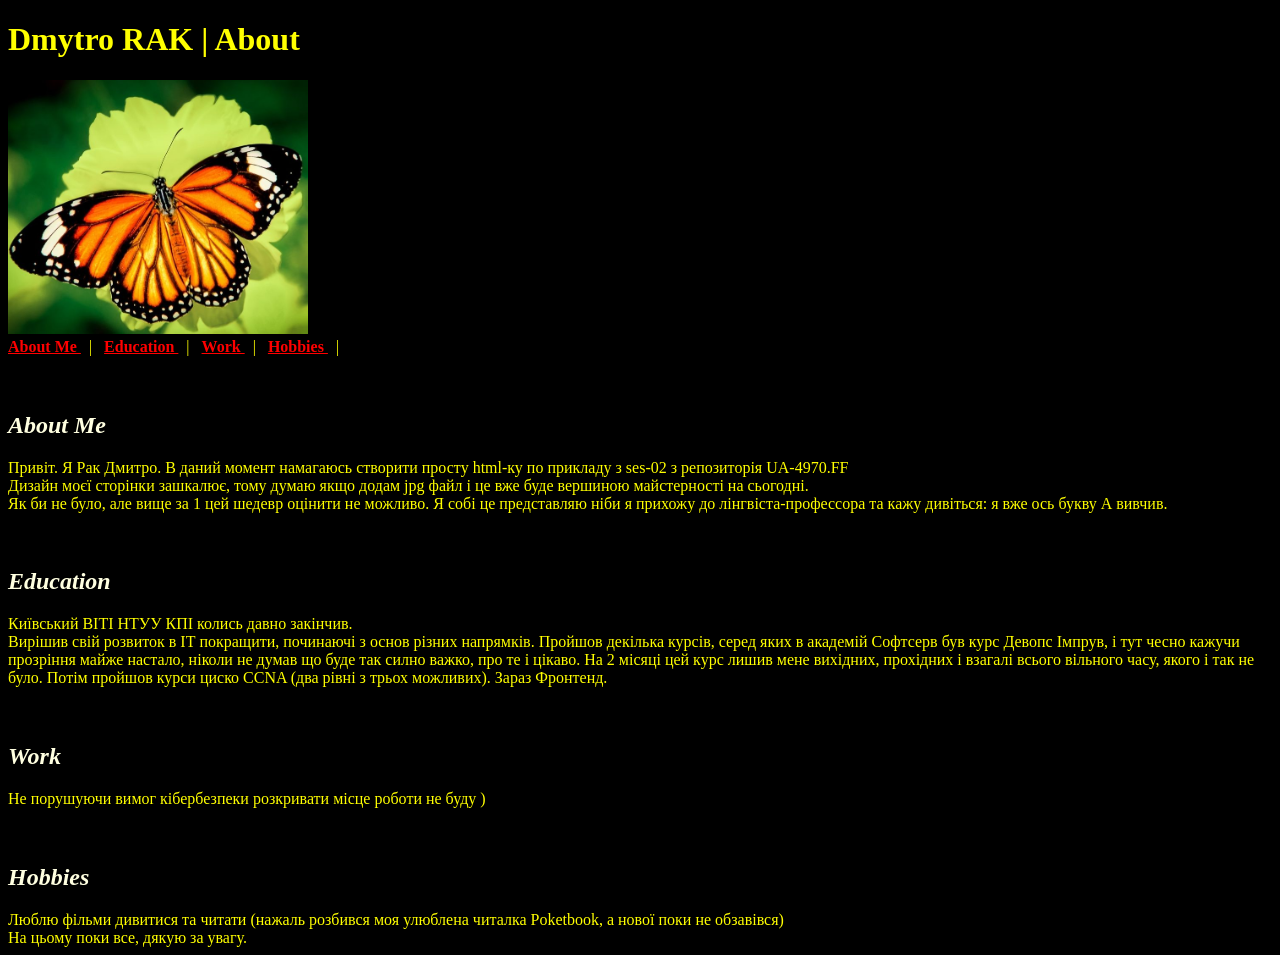
<file: index.html>
<!doctype html>
<html lang="en">
  <head>
    <meta charset="UTF-8" />
    <meta name="viewport" content="width=device-width, initial-scale=1.0" />
    <title>Document</title>
  </head>
  <body>
    <header>
      <h1>Dmytro RAK | About</h1>
      <body bgcolor="black" text="yellow" link="red" vlink="red">
    </header>
<img src="photo.jpg" alt="Моє фото" width="300">
    <nav>
        <a href="#about">   <b> About Me   </b>    </a> &nbsp;&nbsp;|&nbsp;&nbsp;     
        <a href="#edu">     <b> Education  </b>    </a> &nbsp;&nbsp;|&nbsp;&nbsp;
        <a href="#work">    <b>  Work      </b>    </a> &nbsp;&nbsp;|&nbsp;&nbsp;
        <a href="#hobbies"> <b> Hobbies    </b>    </a> &nbsp;&nbsp;|&nbsp;&nbsp;
    </nav>
<br><br>
    <main>
        <h2 id="about"><font color="lightyellow"><i>About Me</i></font></h2>
        <article>
            <section>
            Привіт. Я Рак Дмитро.
            В даний момент намагаюсь створити просту html-ку по прикладу з ses-02 з репозиторія UA-4970.FF
            </section>
            <section>
            Дизайн моєї сторінки зашкалює, тому думаю якщо додам jpg файл і це вже буде вершиною майстерності на сьогодні.
            </section>
            <section>
            Як би не було, але вище за 1 цей шедевр оцінити не можливо. Я собі це представляю ніби я прихожу до лінгвіста-профессора та кажу дивіться: я вже ось букву А вивчив.
            </section>
        </article>
        <br><br>

        <h2 id="edu"><font color="lightyellow"><i>Education</i></font></h2>
        <article>
            <section>
            Київський ВІТІ НТУУ КПІ колись давно закінчив.    
            </section>
            <section>
            Вирішив свій розвиток в ІТ покращити, починаючі з основ різних напрямків. 
            Пройшов декілька курсів, серед яких в академій Софтсерв був курс Девопс Імпрув, і тут чесно кажучи прозріння майже настало, 
            ніколи не думав що буде так силно важко, про те і цікаво. 
            На 2 місяці цей курс лишив мене вихідних, прохідних і взагалі всього вільного часу, якого і так не було. 
            Потім пройшов курси циско CCNA (два рівні з трьох можливих). Зараз Фронтенд.
            </section>
        </article>
<br><br>
        <h2 id="work"><font color="lightyellow"><i>Work</i></font></h2>
        <article>
            <section>
            Не порушуючи вимог кібербезпеки розкривати місце роботи не буду )
            </section>
            <section>
                
            </section>
        </article>
<br><br>
        <h2 id="hobbies"><font color="lightyellow"><i>Hobbies</i></font></h2>
        <article>
            <section>
                Люблю фільми дивитися та читати (нажаль розбився моя улюблена читалка Poketbook, а нової поки не обзавівся)
            </section>
            <section>
                На цьому поки все, дякую за увагу.
            </section>
        </article>
    </main>
  </body>
</html>
</file>
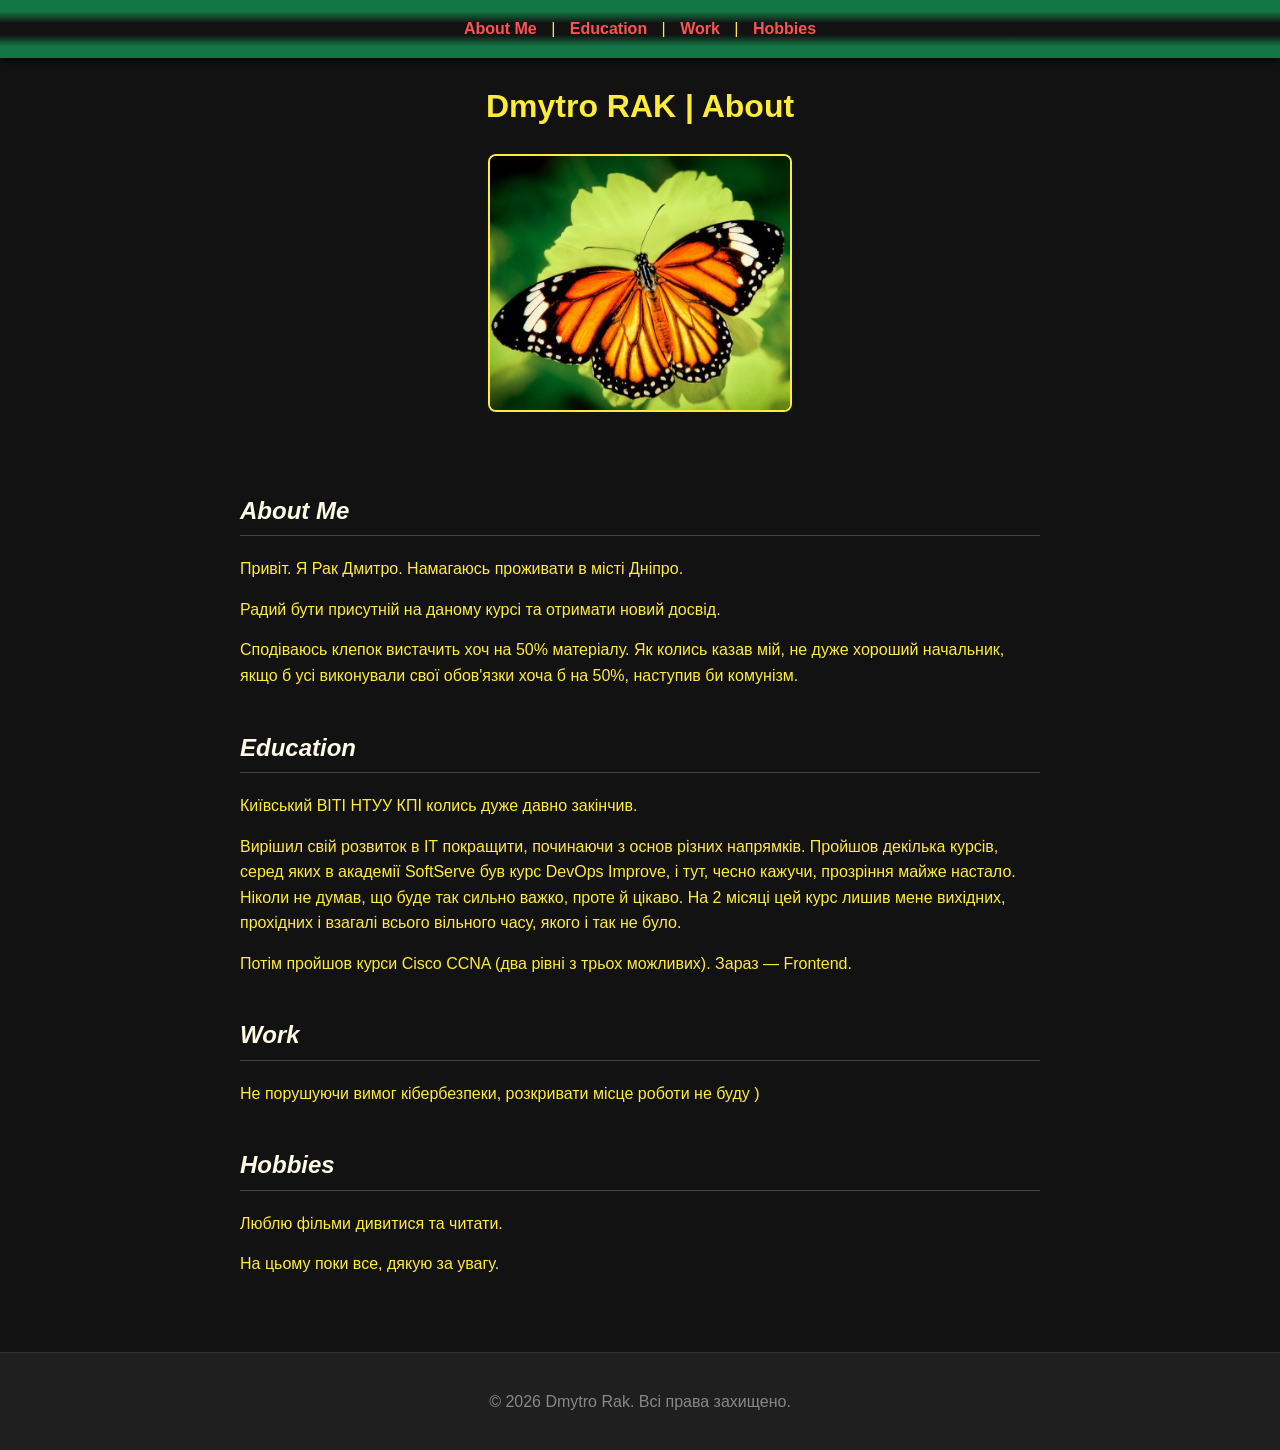
<file: Sess04/index.html>
<!doctype html>
<html lang="uk">
<head>
    <meta charset="UTF-8">
    <meta name="viewport" content="width=device-width, initial-scale=1.0">
    <title>Dmytro RAK | About</title>
    <link rel="stylesheet" href="style.css">
</head>
<body>

    <!-- Фіксована навігаційна панель -->
    <nav>
        <a href="#about">About Me</a> |     
        <a href="#edu">Education</a> |
        <a href="#work">Work</a> |
        <a href="#hobbies">Hobbies</a>
    </nav>

    <header>
        <h1>Dmytro RAK | About</h1>
    </header>

    <!-- Головна фотографія -->
    <img src="photo.jpg" alt="Моє фото" width="300" class="profile-img">

    <main>
        <h2 id="about"><i>About Me</i></h2>
        <article>
            <section>
                Привіт. Я Рак Дмитро. Намагаюсь проживати в місті Дніпро.
            </section>
            <section>
                Радий бути присутній на даному курсі та отримати новий досвід.
            </section>
            <section>
                Сподіваюсь клепок вистачить хоч на 50% матеріалу. Як колись казав мій, не дуже хороший начальник, якщо б усі виконували свої обов'язки хоча б на 50%, наступив би комунізм.
            </section>
        </article>

        <h2 id="edu"><i>Education</i></h2>
        <article>
            <section>
                Київський ВІТІ НТУУ КПІ колись дуже давно закінчив.    
            </section>
            <section>
                Вирішил свій розвиток в ІТ покращити, починаючи з основ різних напрямків. 
                Пройшов декілька курсів, серед яких в академії SoftServe був курс DevOps Improve, і тут, чесно кажучи, прозріння майже настало. 
                Ніколи не думав, що буде так сильно важко, проте й цікаво. На 2 місяці цей курс лишив мене вихідних, прохідних і взагалі всього вільного часу, якого і так не було. 
            </section>
            <section>
                Потім пройшов курси Cisco CCNA (два рівні з трьох можливих). Зараз — Frontend.
            </section>
        </article>

        <h2 id="work"><i>Work</i></h2>
        <article>
            <section>
                Не порушуючи вимог кібербезпеки, розкривати місце роботи не буду )
            </section>
        </article>

        <h2 id="hobbies"><i>Hobbies</i></h2>
        <article>
            <section>
                Люблю фільми дивитися та читати.
            </section>
            <section>
                На цьому поки все, дякую за увагу.
            </section>
        </article>
    </main>

    <!-- Підвал (Footer) -->
    <footer>
        <p>&copy; 2026 Dmytro Rak. Всі права захищено.</p>
    </footer>

</body>
</html>
</file>
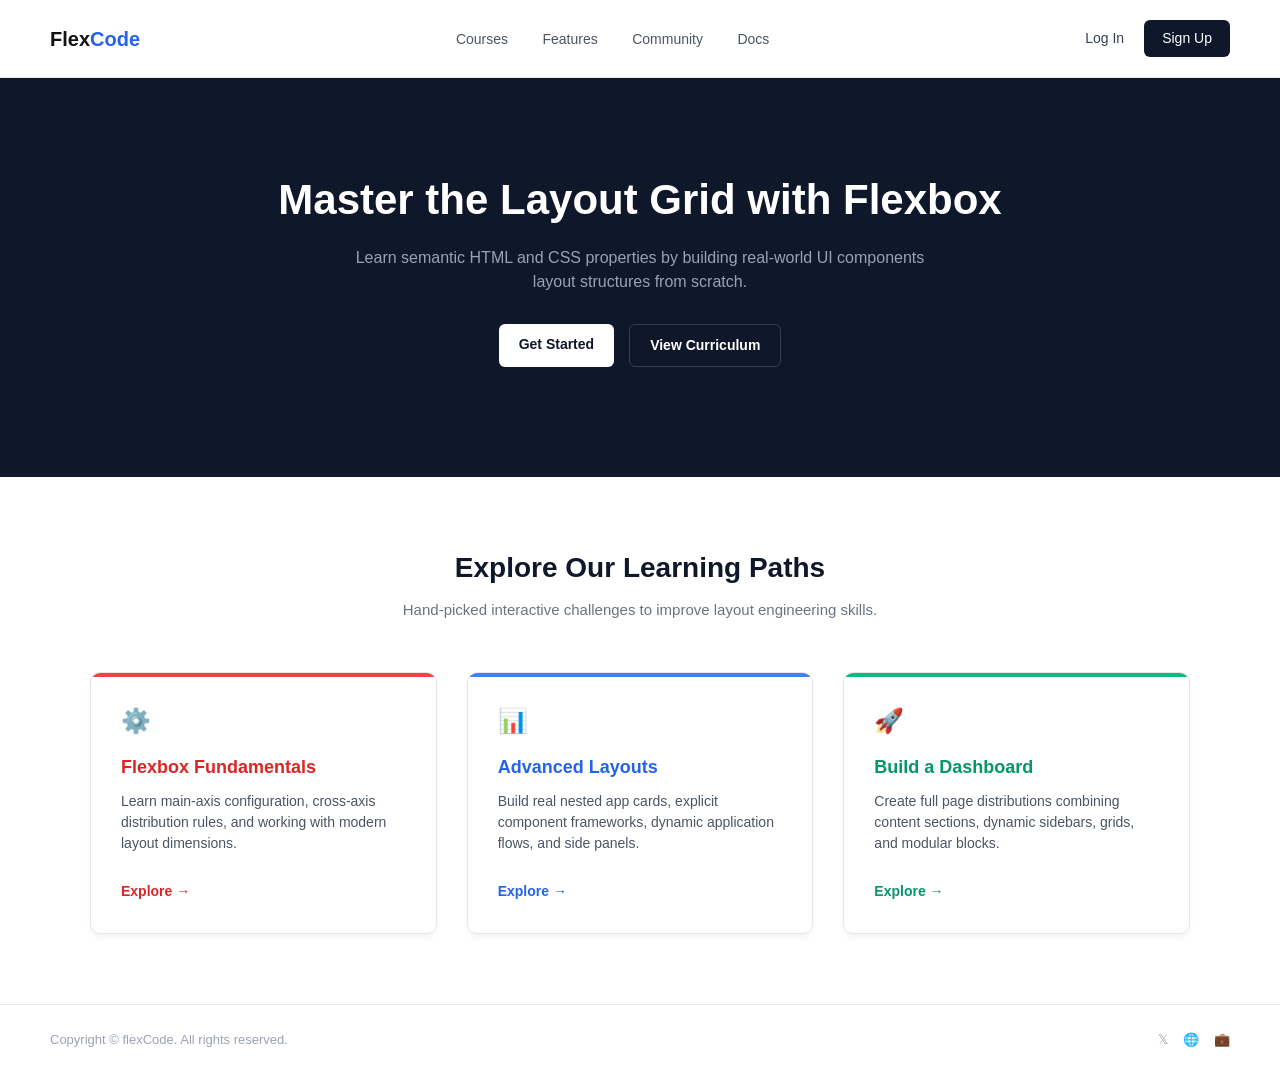
<file: Sess05/index.html>
<!DOCTYPE html>
<html lang="uk">
<head>
    <meta charset="UTF-8">
    <meta name="viewport" content="width=device-width, initial-scale=1.0">
    <title>FlexCode - Master Layout</title>
    <link rel="stylesheet" href="style.css">
</head>
<body>

    <!-- Навігація -->
    <header class="navbar">
        <div class="logo">Flex<span>Code</span></div>
        <nav class="nav-links">
            <a href="#">Courses</a>
            <a href="#">Features</a>
            <a href="#">Community</a>
            <a href="#">Docs</a>
        </nav>
        <div class="nav-auth">
            <a href="#" class="login-btn">Log In</a>
            <a href="#" class="signup-btn">Sign Up</a>
        </div>
    </header>

    <!-- Головний темний блок (Hero) -->
    <section class="hero">
        <h1>Master the Layout Grid with Flexbox</h1>
        <p>Learn semantic HTML and CSS properties by building real-world UI components layout structures from scratch.</p>
        <div class="hero-buttons">
            <a href="#" class="btn-primary">Get Started</a>
            <a href="#" class="btn-secondary">View Curriculum</a>
        </div>
    </section>

    <!-- Секція карток (Learning Paths) -->
    <section class="paths-section">
        <h2>Explore Our Learning Paths</h2>
        <p class="section-subtitle">Hand-picked interactive challenges to improve layout engineering skills.</p>
        
        <div class="cards-container">
            <!-- Картка 1 -->
            <div class="card card-red">
                <div class="card-icon">⚙️</div>
                <h3>Flexbox Fundamentals</h3>
                <p>Learn main-axis configuration, cross-axis distribution rules, and working with modern layout dimensions.</p>
                <a href="#" class="card-link">Explore &rarr;</a>
            </div>

            <!-- Картка 2 -->
            <div class="card card-blue">
                <div class="card-icon">📊</div>
                <h3>Advanced Layouts</h3>
                <p>Build real nested app cards, explicit component frameworks, dynamic application flows, and side panels.</p>
                <a href="#" class="card-link">Explore &rarr;</a>
            </div>

            <!-- Картка 3 -->
            <div class="card card-green">
                <div class="card-icon">🚀</div>
                <h3>Build a Dashboard</h3>
                <p>Create full page distributions combining content sections, dynamic sidebars, grids, and modular blocks.</p>
                <a href="#" class="card-link">Explore &rarr;</a>
            </div>
        </div>
    </section>

    <!-- Футер -->
    <footer class="footer">
        <p>Copyright &copy; flexCode. All rights reserved.</p>
        <div class="footer-socials">
            <span>𝕏</span>
            <span>🌐</span>
            <span>💼</span>
        </div>
    </footer>

</body>
</html>
</file>
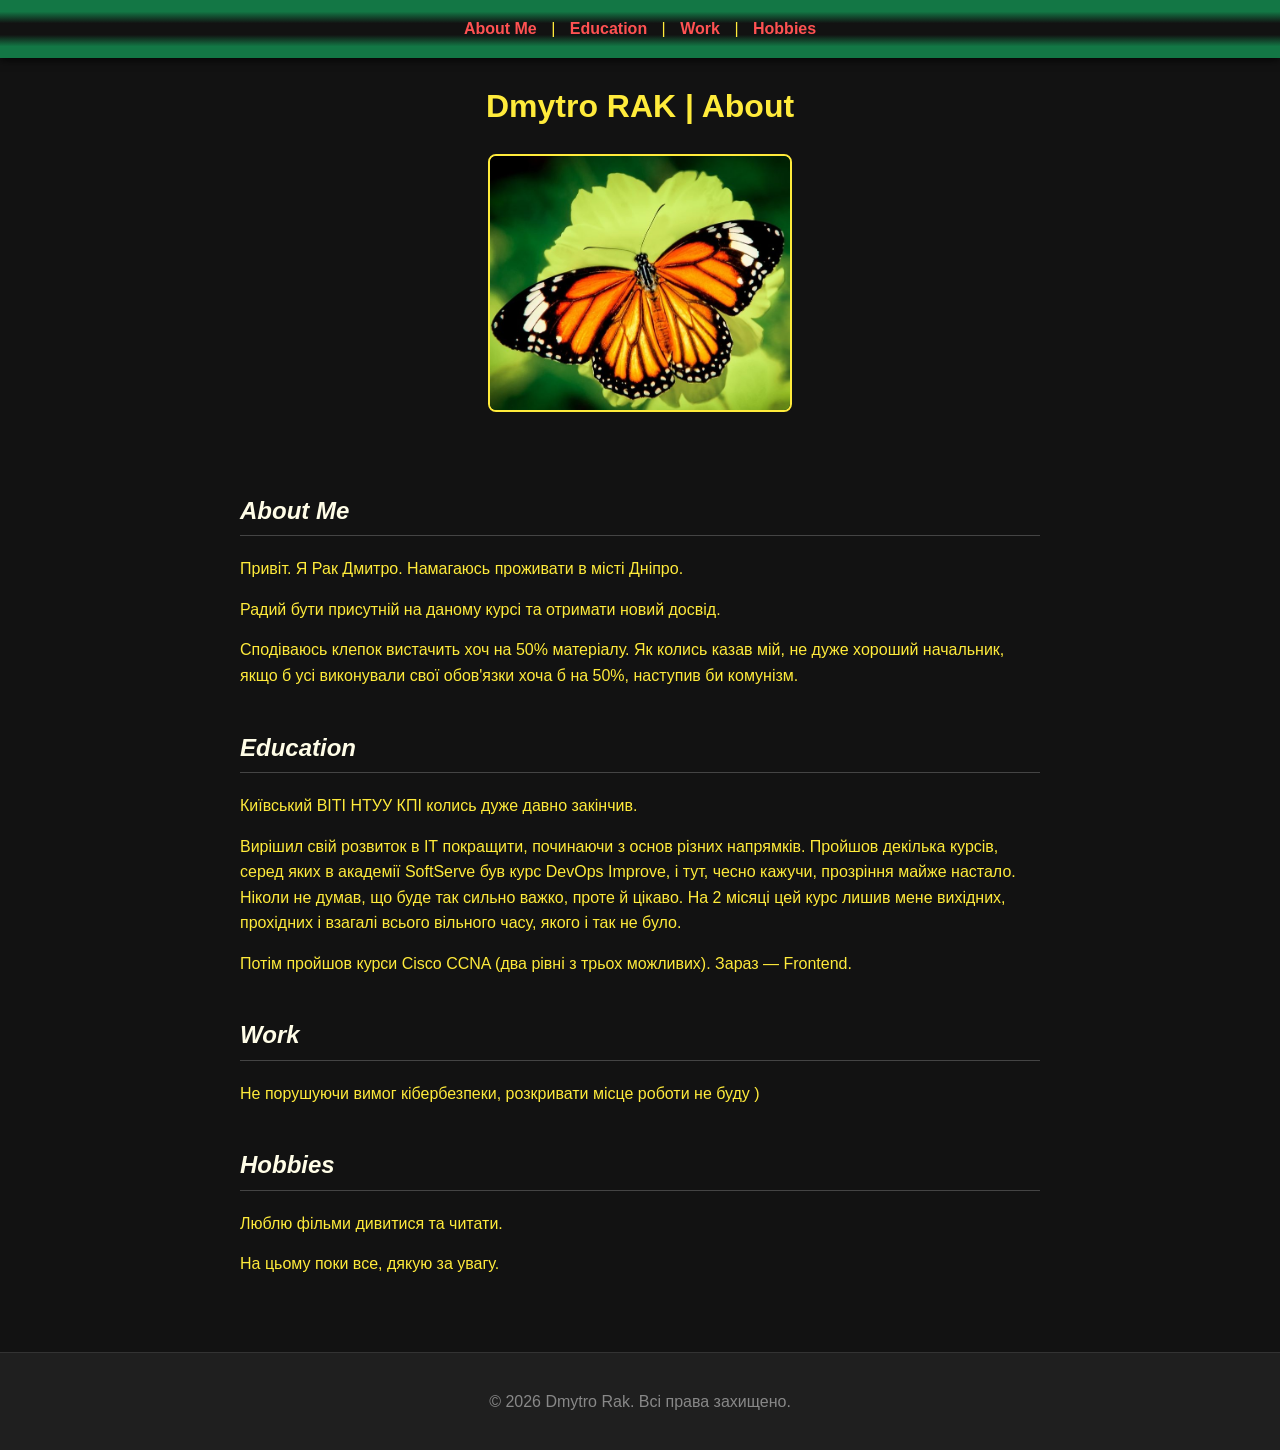
<file: Sess04/index1.html>
<!doctype html>
<html lang="uk">
<head>
    <meta charset="UTF-8">
    <meta name="viewport" content="width=device-width, initial-scale=1.0">
    <title>Dmytro RAK | About</title>
    <link rel="stylesheet" href="style.css">
</head>
<body>

    <!-- Фіксована навігаційна панель -->
<nav>
    <a href="#about">About Me</a> <span class="separator">|</span>     
    <a href="#edu">Education</a> <span class="separator">|</span>
    <a href="#work">Work</a> <span class="separator">|</span>
    <a href="#hobbies">Hobbies</a>
</nav>

    <header>
        <h1>Dmytro RAK | About</h1>
    </header>

    <!-- Головна фотографія -->
    <img src="photo.jpg" alt="Моє фото" width="300" class="profile-img">

    <main>
        <h2 id="about"><i>About Me</i></h2>
        <article>
            <section>
                Привіт. Я Рак Дмитро. Намагаюсь проживати в місті Дніпро.
            </section>
            <section>
                Радий бути присутній на даному курсі та отримати новий досвід.
            </section>
            <section>
                Сподіваюсь клепок вистачить хоч на 50% матеріалу. Як колись казав мій, не дуже хороший начальник, якщо б усі виконували свої обов'язки хоча б на 50%, наступив би комунізм.
            </section>
        </article>

        <h2 id="edu"><i>Education</i></h2>
        <article>
            <section>
                Київський ВІТІ НТУУ КПІ колись дуже давно закінчив.    
            </section>
            <section>
                Вирішил свій розвиток в ІТ покращити, починаючи з основ різних напрямків. 
                Пройшов декілька курсів, серед яких в академії SoftServe був курс DevOps Improve, і тут, чесно кажучи, прозріння майже настало. 
                Ніколи не думав, що буде так сильно важко, проте й цікаво. На 2 місяці цей курс лишив мене вихідних, прохідних і взагалі всього вільного часу, якого і так не було. 
            </section>
            <section>
                Потім пройшов курси Cisco CCNA (два рівні з трьох можливих). Зараз — Frontend.
            </section>
        </article>

        <h2 id="work"><i>Work</i></h2>
        <article>
            <section>
                Не порушуючи вимог кібербезпеки, розкривати місце роботи не буду )
            </section>
        </article>

        <h2 id="hobbies"><i>Hobbies</i></h2>
        <article>
            <section>
                Люблю фільми дивитися та читати.
            </section>
            <section>
                На цьому поки все, дякую за увагу.
            </section>
        </article>
    </main>

    <!-- Підвал (Footer) -->
    <footer>
        <p>&copy; 2026 Dmytro Rak. Всі права захищено.</p>
    </footer>

</body>
</html>
</file>
<file: Sess04/style.css>
/* Загальні стилі та темна тема */
body {
    background-color: #121212;
    color: #ffeb3b; /* Жовтий текст */
    font-family: Arial, sans-serif;
    margin: 0;
    padding-top: 60px; /* Відступ зверху, щоб фіксована навігація не перекривала контент */
    line-height: 1.6;
}

/* Фіксована навігаційна панель */
nav {
    position: fixed;
    top: 0;
    left: 0;
    width: 100%;
    /* Градієнт: зверху темно-зелений, в середині чорний, внизу знову темно-зелений */
    background: linear-gradient(to bottom, #137745, #137745, #121212,#121212,#137745, #137745);
    padding: 16px 0;
    text-align: center;
    box-shadow: 0 2px 8px rgba(0, 0, 0, 0.8);
    z-index: 1000;
}

nav a {
    color: #ff5252; /* Червоні посилання */
    text-decoration: none;
    font-weight: bold;
    margin: 0 10px;
}

nav a:hover {
    color: #ff867f;
    text-decoration: underline;
}

/* Головний контейнер */
main {
    max-width: 800px;
    margin: 0 auto;
    padding: 20px;
}

header {
    text-align: center;
    margin-top: 20px;
}

h2 {
    color: #fffde7;
    border-bottom: 1px solid #444;
    padding-bottom: 5px;
    margin-top: 40px;
}

/* Стилі для фотографії */
.profile-img {
    display: block;
    margin: 20px auto;
    border-radius: 8px;
    border: 2px solid #ffeb3b;
}

section {
    margin-bottom: 15px;
}

/* Підвал */
footer {
    text-align: center;
    padding: 20px;
    background-color: #1f1f1f;
    color: #888;
    margin-top: 40px;
    border-top: 1px solid #333;
}
</file>
<file: Sess05/style.css>
/* Загальні стилі */
* {
    margin: 0;
    padding: 0;
    box-sizing: border-box;
    font-family: -apple-system, BlinkMacSystemFont, "Segoe UI", Roboto, Helvetica, Arial, sans-serif;
}

body {
    background-color: #ffffff;
    color: #333333;
    line-height: 1.5;
}

/* Навігація */
.navbar {
    display: flex;
    justify-content: space-between;
    align-items: center;
    padding: 20px 50px;
    background-color: #ffffff;
    border-bottom: 1px solid #eaeaea;
}

.logo {
    font-weight: 700;
    font-size: 20px;
    color: #111;
}

.logo span {
    color: #2563eb;
}

.nav-links a {
    text-decoration: none;
    color: #4b5563;
    margin: 0 15px;
    font-size: 14px;
    font-weight: 500;
}

.nav-links a:hover {
    color: #111;
}

.nav-auth {
    display: flex;
    align-items: center;
    gap: 20px;
}

.login-btn {
    text-decoration: none;
    color: #374151;
    font-size: 14px;
    font-weight: 500;
}

.signup-btn {
    text-decoration: none;
    background-color: #0f172a;
    color: #ffffff;
    padding: 8px 18px;
    border-radius: 6px;
    font-size: 14px;
    font-weight: 500;
}

/* Герой-блок (Hero) */
.hero {
    background-color: #0f172a;
    color: #ffffff;
    text-align: center;
    padding: 90px 20px 110px 20px;
}

.hero h1 {
    font-size: 42px;
    font-weight: 800;
    margin-bottom: 15px;
}

.hero p {
    color: #94a3b8;
    font-size: 16px;
    max-width: 600px;
    margin: 0 auto 30px auto;
}

.hero-buttons {
    display: flex;
    justify-content: center;
    gap: 15px;
}

.btn-primary {
    background-color: #ffffff;
    color: #0f172a;
    padding: 10px 20px;
    border-radius: 6px;
    text-decoration: none;
    font-weight: 600;
    font-size: 14px;
}

.btn-secondary {
    background-color: transparent;
    color: #ffffff;
    border: 1px solid #334155;
    padding: 10px 20px;
    border-radius: 6px;
    text-decoration: none;
    font-weight: 600;
    font-size: 14px;
}

.btn-secondary:hover {
    background-color: #1e293b;
}

/* Секція карток з використанням Flexbox та адаптивності */
.paths-section {
    text-align: center;
    padding: 70px 20px;
}

.paths-section h2 {
    font-size: 28px;
    font-weight: 700;
    color: #0f172a;
    margin-bottom: 10px;
}

.section-subtitle {
    color: #6b7280;
    font-size: 15px;
    margin-bottom: 50px;
}

.cards-container {
    display: flex;
    justify-content: center;
    gap: 30px;
    max-width: 1100px;
    margin: 0 auto;
    flex-wrap: wrap; /* Головна властивість для автоматичного перенесення рядків на мобільних */
}

.card {
    background: #ffffff;
    border: 1px solid #e5e7eb;
    border-radius: 10px;
    padding: 30px;
    flex: 1 1 300px; /* Гнучка ширина: картки стискаються і переносяться на новий рядок при зменшенні екрана */
    max-width: 350px;
    text-align: left;
    box-shadow: 0 4px 6px -1px rgba(0, 0, 0, 0.05);
    position: relative;
    overflow: hidden;
}

/* Кольорові верхні лінії карток */
.card-red::before {
    content: '';
    position: absolute;
    top: 0; left: 0; right: 0;
    height: 4px;
    background-color: #ef4444;
}

.card-blue::before {
    content: '';
    position: absolute;
    top: 0; left: 0; right: 0;
    height: 4px;
    background-color: #3b82f6;
}

.card-green::before {
    content: '';
    position: absolute;
    top: 0; left: 0; right: 0;
    height: 4px;
    background-color: #10b981;
}

.card-icon {
    font-size: 24px;
    margin-bottom: 15px;
}

.card h3 {
    font-size: 18px;
    font-weight: 700;
    margin-bottom: 10px;
}

.card-red h3 { color: #dc2626; }
.card-blue h3 { color: #2563eb; }
.card-green h3 { color: #059669; }

.card p {
    color: #4b5563;
    font-size: 14px;
    margin-bottom: 25px;
}

.card-link {
    text-decoration: none;
    font-weight: 600;
    font-size: 14px;
}

.card-red .card-link { color: #dc2626; }
.card-blue .card-link { color: #2563eb; }
.card-green .card-link { color: #059669; }

/* Футер */
.footer {
    display: flex;
    justify-content: space-between;
    align-items: center;
    padding: 25px 50px;
    border-top: 1px solid #eaeaea;
    color: #9ca3af;
    font-size: 13px;
}

.footer-socials {
    display: flex;
    gap: 15px;
    cursor: pointer;
}
</file>
